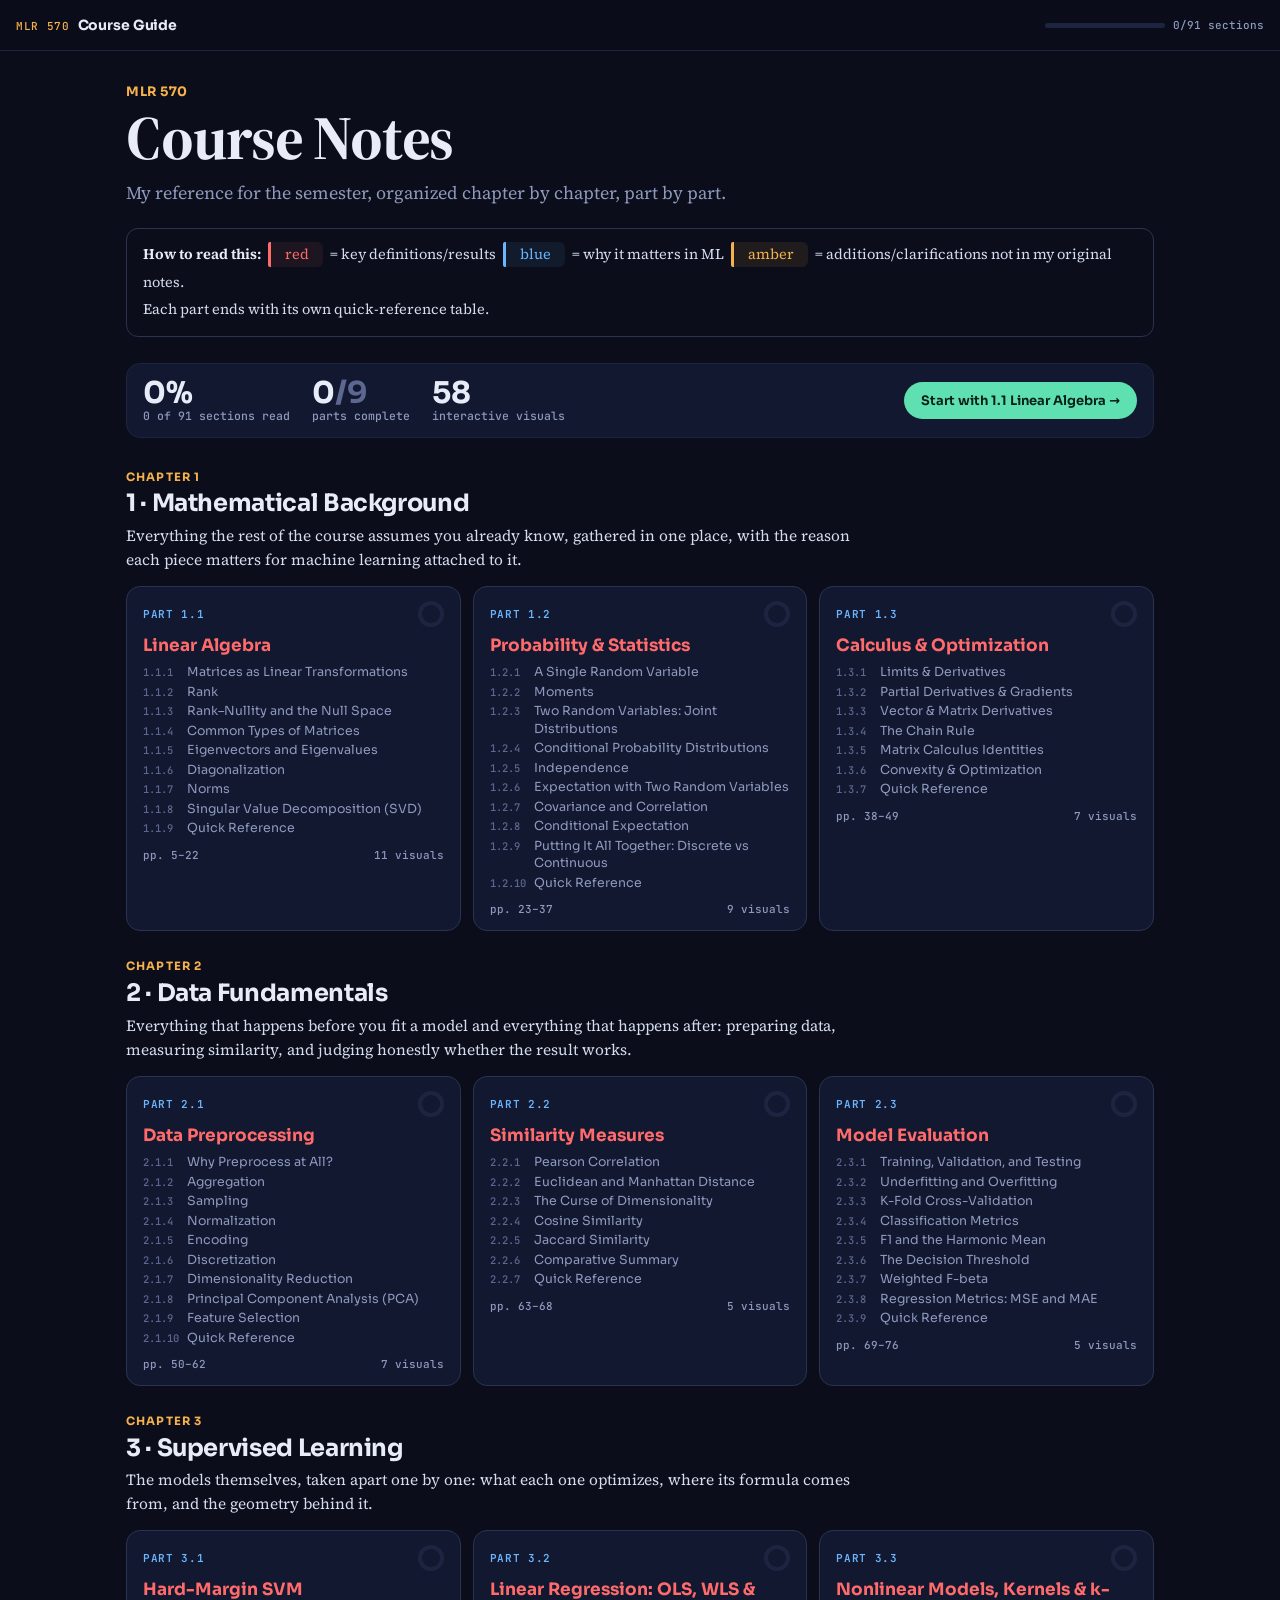
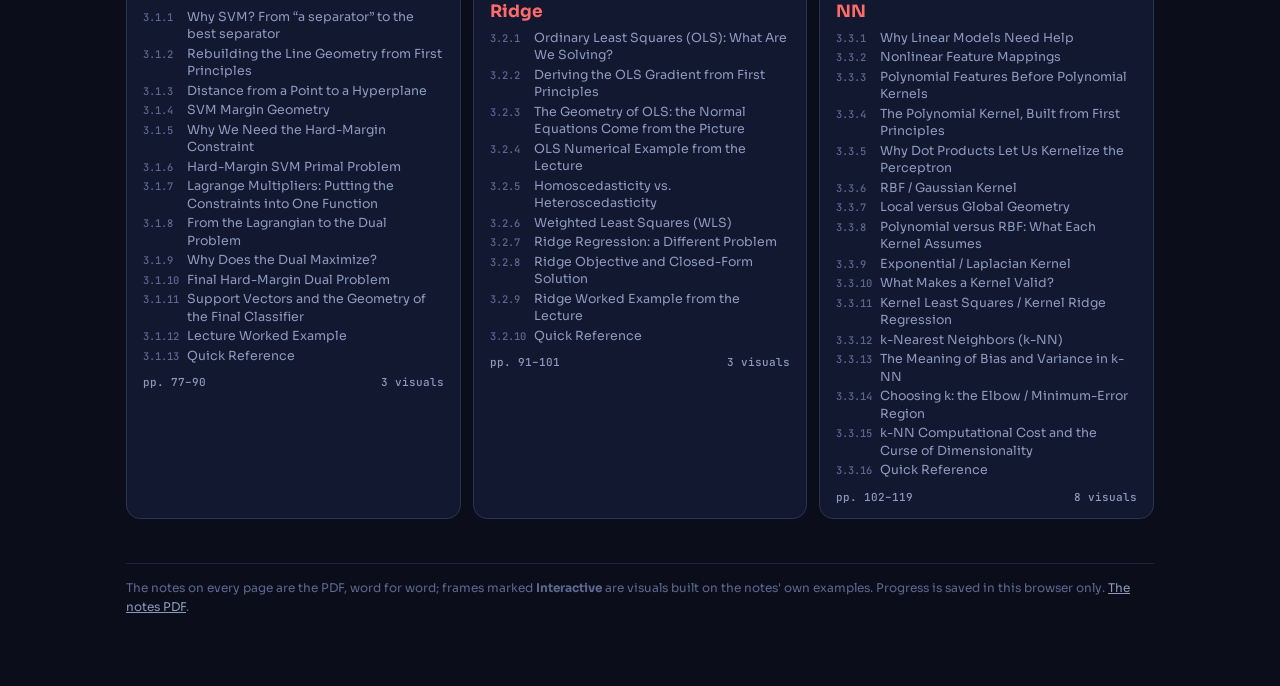
<file: index.html>
<!doctype html>
<html lang="en">
<head>
<meta charset="utf-8">
<meta name="viewport" content="width=device-width, initial-scale=1, viewport-fit=cover">
<title>MLR 570 Course Guide</title>
<meta name="description" content="MLR570 course notes, chapter by chapter, part by part, with interactive visuals.">
<meta name="theme-color" content="#0b0e1a">
<link rel="icon" href="data:image/svg+xml,%3Csvg xmlns='http://www.w3.org/2000/svg' viewBox='0 0 32 32'%3E%3Crect width='32' height='32' rx='7' fill='%230b0e1a'/%3E%3Cpath d='M7 23 L14 9 L25 13' stroke='%235fe0b0' stroke-width='3' fill='none' stroke-linecap='round'/%3E%3Cpath d='M7 23 L22 21' stroke='%23ff7a59' stroke-width='3' stroke-linecap='round'/%3E%3C/svg%3E">
<link rel="preconnect" href="https://fonts.googleapis.com">
<link rel="preconnect" href="https://fonts.gstatic.com" crossorigin>
<link href="https://fonts.googleapis.com/css2?family=Sora:wght@400;500;600;700&family=JetBrains+Mono:wght@400;500;600&family=Source+Serif+4:ital,opsz,wght@0,8..60,400;0,8..60,600;0,8..60,700;1,8..60,400&display=swap" rel="stylesheet">
<link rel="stylesheet" href="src/theme.css">
<link rel="stylesheet" href="src/site.css">
<script type="module" src="src/home.js"></script>
</head>
<body>
<header class="top"><div class="top-in"><a class="brand" href="index.html"><span>MLR 570</span><b>Course Guide</b></a>
  <span class="top-prog"><span class="bar"><i id="top-bar"></i></span><span id="top-pct"></span></span></div></header>
<main class="home">
  <section class="hero">
    <div class="k">MLR 570</div>
    <h1>Course Notes</h1>
    <p class="sub">My reference for the semester, organized chapter by chapter, part by part.</p>
    <div class="legend-box"><b>How to read this:</b> <span class="sw r">red</span> = key definitions/results <span class="sw b">blue</span> = why it matters in ML <span class="sw a">amber</span> = additions/clarifications not in my original notes.<br>Each part ends with its own quick-reference table.</div>
  </section>
  <div id="stat" class="hstat"></div>
  <div id="journey" class="journey"></div>
  <p class="foot">The notes on every page are the PDF, word for word; frames marked <b>Interactive</b> are visuals built on the notes' own examples. Progress is saved in this browser only. <a href="reference/MLR570_Course_Notes.pdf" target="_blank" rel="noopener">The notes PDF</a>.</p>
</main>
</body>
</html>
</file>
<file: src/theme.css>
/* Shared tokens. Dark theme on purpose: same family as the Survey Visual Atlas. */
:root {
  --bg: #0b0e1a;
  --bg-2: #0f1324;
  --panel: rgba(16, 21, 38, .86);
  --panel-solid: #121830;
  --line: #2a3352;
  --line-soft: #1d2440;
  --ink: #e8ecf8;
  --prose: #d6dcef;
  --muted: #8e99bd;
  --faint: #5d6890;
  /* visual colour language (shared with the Atlas) */
  --c1: #5fe0b0;        /* first column / e1 / good */
  --c2: #ff7a59;        /* second column / e2 */
  --span: #7cc4ff;      /* span, column space, positive curvature */
  --null: #ff5d73;      /* null space, collapse, negative curvature */
  --eig: #ffc857;       /* eigen directions, flat curvature */
  --free: #b28cff;      /* a free vector the reader drags */
  /* the notes' box legend (cover page): red = key definitions/results, blue = why it matters in ML, amber = additions */
  --red: #ff6b6b;
  --red-bg: rgba(255, 107, 107, .075);
  --blue: #6cb6ff;
  --blue-bg: rgba(108, 182, 255, .075);
  --amber: #f5b14c;
  --amber-bg: rgba(245, 177, 76, .085);
  --display: "Sora", "Avenir Next", system-ui, sans-serif;
  --serif: "Source Serif 4", "Iowan Old Style", Georgia, serif;
  --mono: "JetBrains Mono", ui-monospace, Menlo, monospace;
  --fig-bg: var(--bg);
  color-scheme: dark;
}
* { box-sizing: border-box; margin: 0; padding: 0; }
[hidden] { display: none !important; }
html { -webkit-text-size-adjust: 100%; scroll-padding-top: 64px; }
body { background: var(--bg); color: var(--ink); font-family: var(--display); line-height: 1.5; min-height: 100vh; }
a { color: inherit; }
button, input, select { font: inherit; color: inherit; }
:focus-visible { outline: 2px solid var(--eig); outline-offset: 2px; border-radius: 6px; }
.mono { font-family: var(--mono); }
.sr-only { position: absolute; width: 1px; height: 1px; overflow: hidden; clip: rect(0 0 0 0); white-space: nowrap; }
</file>
<file: src/site.css>
/* Course Guide: shell (top bar, journey rail, prev/next), the notes article (compact, PDF-like) and the visual frames. */

/* ---------- top bar ---------- */
.top { position: sticky; top: 0; z-index: 30; background: rgba(11, 14, 26, .9); backdrop-filter: blur(10px); border-bottom: 1px solid var(--line-soft); }
.top-in { display: flex; align-items: center; gap: 12px; max-width: 1480px; margin: 0 auto; padding: 9px max(16px, env(safe-area-inset-left, 0px)); min-height: 50px; }
.brand { display: flex; align-items: baseline; gap: 8px; text-decoration: none; white-space: nowrap; }
.brand b { font: 700 14px/1 var(--display); letter-spacing: -.01em; }
.brand span { font: 500 11px/1 var(--mono); color: var(--amber); letter-spacing: .06em; }
.crumb { font: 500 12.5px/1.2 var(--display); color: var(--muted); min-width: 0; overflow: hidden; text-overflow: ellipsis; white-space: nowrap; }
.crumb b { color: var(--ink); font-weight: 600; }
.top-prog { margin-left: auto; display: flex; align-items: center; gap: 8px; font: 500 11px var(--mono); color: var(--muted); white-space: nowrap; }
.bar { width: 120px; height: 5px; border-radius: 99px; background: var(--line-soft); overflow: hidden; }
.bar i { display: block; height: 100%; width: 0; background: linear-gradient(90deg, var(--c1), var(--span)); border-radius: 99px; transition: width .4s; }
.rail-btn { display: none; border: 1px solid var(--line); background: var(--panel-solid); border-radius: 999px; padding: 6px 12px; font: 600 12px var(--display); cursor: pointer; }
.read-prog { position: absolute; left: 0; bottom: -1px; height: 2px; width: 0; background: var(--amber); opacity: .8; }

/* ---------- layout ---------- */
.layout { max-width: 1480px; margin: 0 auto; padding: 0 max(16px, env(safe-area-inset-left, 0px)); display: grid; grid-template-columns: 268px minmax(0, 1fr); column-gap: 44px; }
.read { min-width: 0; width: 100%; padding: 22px 0 60px; max-width: 900px; }

/* ---------- journey rail ---------- */
.rail { position: sticky; top: 50px; align-self: start; max-height: calc(100vh - 50px); overflow-y: auto; padding: 22px 6px 30px 0; scrollbar-width: thin; scrollbar-color: var(--line) transparent; }
.rail h3 { font: 600 10.5px/1.3 var(--mono); letter-spacing: .12em; text-transform: uppercase; color: var(--faint); margin: 16px 0 6px; }
.rail h3:first-child { margin-top: 0; }
.rail ol { list-style: none; }
.rp { position: relative; padding-left: 22px; }
.rp::before { content: ""; position: absolute; left: 6px; top: 0; bottom: 0; width: 1.5px; background: var(--line-soft); }
.rp:first-child::before { top: 12px; }
.rp:last-child::before { bottom: calc(100% - 12px); }
.rp > a { display: flex; align-items: baseline; gap: 7px; padding: 5px 0; text-decoration: none; font: 500 13px/1.3 var(--display); color: var(--muted); }
.rp > a:hover { color: var(--ink); }
.rp .dot { position: absolute; left: 1px; top: 8px; width: 12px; height: 12px; border-radius: 50%; border: 1.5px solid var(--line); background: var(--bg); }
.rp.done .dot { border-color: var(--c1); background: var(--c1); }
.rp.partial .dot { border-color: var(--c1); background: conic-gradient(var(--c1) var(--p, 0%), var(--bg) 0); }
.rp.cur > a { color: var(--ink); font-weight: 650; }
.rp.cur .dot { border-color: var(--amber); box-shadow: 0 0 0 3px rgba(245, 177, 76, .18); }
.rp.soon > a { color: var(--faint); }
.rp .pn { font: 600 11px var(--mono); color: var(--faint); min-width: 26px; }
.rp.cur .pn { color: var(--amber); }
.secs { padding: 2px 0 8px; }
.secs a { display: flex; gap: 8px; padding: 3px 0 3px 8px; margin-left: -1px; border-left: 1.5px solid transparent; font: 400 12.5px/1.35 var(--display); color: var(--muted); text-decoration: none; }
.secs a:hover { color: var(--ink); }
.secs a .sn { font: 500 10.5px/1.6 var(--mono); color: var(--faint); min-width: 44px; white-space: nowrap; }
.secs a.on { color: var(--ink); border-left-color: var(--amber); }
.secs a.read .sn { color: var(--c1); }
.secs a.read .sn::after { content: "\2009\2713"; }
.rail-foot { margin-top: 18px; font: 400 11.5px/1.5 var(--display); color: var(--faint); }
.rail-foot a { color: var(--muted); }

@media (max-width: 1099px) {
  .layout { grid-template-columns: minmax(0, 1fr); }
  .rail { position: fixed; z-index: 40; top: 0; left: 0; bottom: 0; width: min(320px, 86vw); max-height: none; background: var(--bg-2); border-right: 1px solid var(--line); padding: 18px 16px 30px; transform: translateX(-102%); transition: transform .25s ease; }
  body.rail-open .rail { transform: none; box-shadow: 20px 0 60px rgba(0, 0, 0, .5); }
  .scrim { position: fixed; inset: 0; z-index: 35; background: rgba(5, 7, 15, .6); }
  .rail-btn { display: inline-flex; }
  .read { margin: 0 auto; }
}
@media (max-width: 560px) { .top-prog .bar { width: 56px; } .crumb { display: none; } .top-prog { gap: 6px; } #top-pct { display: none; } .brand span { display: none; } .top-in { gap: 10px; } }

/* ---------- part header ---------- */
.ch-ban { margin: 4px 0 26px; }
.ch-ban .k { font: 700 11.5px/1 var(--display); letter-spacing: .1em; text-transform: uppercase; color: var(--amber); }
.ch-ban h1 { font: 700 clamp(24px, 3.2vw, 32px)/1.15 var(--display); letter-spacing: -.02em; margin: 8px 0 10px; }
.ch-ban p { font: 400 16px/1.55 var(--serif); color: var(--prose); max-width: 760px; }
.part-h { margin-bottom: 14px; }
.part-h .k { font: 700 11.5px/1 var(--display); letter-spacing: .1em; text-transform: uppercase; color: var(--blue); }
.part-h h2 { font: 700 clamp(26px, 3.4vw, 34px)/1.15 var(--display); color: var(--red); letter-spacing: -.02em; margin: 6px 0 8px; padding-bottom: 8px; border-bottom: 1.5px solid rgba(255, 107, 107, .55); }
.part-h .meta { display: flex; flex-wrap: wrap; gap: 6px 14px; font: 500 11.5px var(--mono); color: var(--muted); }
.part-h .meta a { color: var(--muted); }

/* ---------- the notes article (compact, PDF-like) ---------- */
.nt { font: 400 15.5px/1.56 var(--serif); color: var(--prose); }
.nt > * + *, .bx-b > * + *, .nt-col > * + *, .nt li > * + * { margin-top: 9px; }
.nt p { overflow-wrap: break-word; }
.nt b { color: var(--ink); font-weight: 650; }
.nt i { font-style: italic; }
.nt a { color: var(--blue); text-decoration-thickness: 1px; text-underline-offset: 2px; }
.nt a.xref { text-decoration: none; border-bottom: 1px dotted rgba(108, 182, 255, .6); }
.nt .katex { font-size: 1.05em; color: var(--ink); }
.nt-h { display: flex; align-items: baseline; gap: 12px; font: 650 19px/1.3 var(--display); color: var(--red); letter-spacing: -.01em; margin-top: 30px !important; padding-bottom: 5px; border-bottom: 1px solid rgba(255, 107, 107, .22); scroll-margin-top: 60px; }
.nt-h .num { font-variant-numeric: tabular-nums; }
.nt-h .pg { margin-left: auto; font: 500 10.5px var(--mono); color: var(--faint); letter-spacing: .02em; white-space: nowrap; }
.nt-h4 { font: 650 15px/1.4 var(--display); color: var(--ink); margin-top: 18px !important; }
.nt-h4 .katex { font-size: 1.02em; }
.nt-eq { text-align: center; overflow-x: auto; overflow-y: hidden; padding: 1px 0; -webkit-overflow-scrolling: touch; }
.nt-eq .katex-display { margin: .35em 0; }
.nt-eq .katex { font-size: 1.07em; }
.nt ul, .nt ol { padding-left: 1.4em; display: grid; grid-template-columns: minmax(0, 1fr); gap: 4px; }
.nt li::marker { color: var(--muted); }
.nt ol > li::marker { font: 600 .9em var(--display); }
.nt-cols { display: grid; grid-template-columns: minmax(0, 1fr) minmax(0, auto); gap: 22px; align-items: center; }
.nt-cols.even { grid-template-columns: 1fr 1fr; align-items: start; }
.nt-cols.figleft { grid-template-columns: minmax(0, auto) minmax(0, 1fr); }
@media (max-width: 640px) { .nt-cols, .nt-cols.even, .nt-cols.figleft { grid-template-columns: minmax(0, 1fr); } }
.nt-src { font: 400 13px/1.55 var(--display); color: var(--muted); border-top: 1px solid var(--line-soft); padding-top: 10px; margin-top: 22px !important; }

/* boxes: the PDF's legend */
.bx { border-radius: 3px 10px 10px 3px; border-left: 3px solid var(--line); background: var(--panel-solid); }
.bx-b { padding: 8px 14px 9px; }
.bx-t { font: 650 14.5px/1.4 var(--display); }
.bx-t.inl { margin-right: 6px; }
.bx-def { border-left-color: var(--red); background: var(--red-bg); }
.bx-def .bx-t { color: var(--red); }
.bx-ml { border-left-color: var(--blue); background: var(--blue-bg); }
.bx-ml .bx-t { color: var(--blue); }
.bx-add { border-left-color: var(--amber); background: var(--amber-bg); }
.bx-add .bx-t { color: var(--amber); font-size: 13.5px; }
.bx-add .bx-b { font-size: 14.5px; }
.bx-ex { border: 1px solid var(--line); border-radius: 10px; background: rgba(255, 255, 255, .02); overflow: hidden; }
.bx-ex > .bx-hd { font: 650 13.5px/1.35 var(--display); color: var(--ink); background: rgba(255, 255, 255, .045); border-bottom: 1px solid var(--line); padding: 6px 14px; }
.bx-ex > .bx-hd .katex { font-size: 1em; }
.bx-plain { border: 1px solid var(--line); border-radius: 10px; background: transparent; }
.bx-big .bx-b { text-align: center; font-size: 17px; }
.bx-big .bx-t { font-size: 15.5px; }
.bx .nt-eq .katex-display { margin: .25em 0; }
.bx { --fig-bg: #12172c; }

/* tables (booktabs look) */
.nt-table { overflow-x: auto; }
.nt-table table { width: 100%; border-collapse: collapse; font-size: 14.5px; line-height: 1.42; border-top: 1.5px solid var(--muted); border-bottom: 1.5px solid var(--muted); }
.nt-table th { font: 650 13px/1.3 var(--display); color: var(--ink); padding: 7px 10px; border-bottom: 1px solid var(--muted); text-align: left; }
.nt-table td { padding: 6px 10px; vertical-align: top; border-top: 1px solid var(--line-soft); }
.nt-table tbody tr:first-child td { border-top: 0; }
.nt-table td:first-child b { white-space: nowrap; }
.nt-table.ruled td { border-top: 1px solid var(--line-soft); }
.nt-table.cells th, .nt-table.cells td { border: 1px solid var(--line); text-align: center; }
.nt-table.cells table { width: auto; margin: 0 auto; border: 0; }
@media (max-width: 600px) {
  .nt-table.stack table, .nt-table.stack tbody, .nt-table.stack tr, .nt-table.stack td { display: block; width: 100%; }
  .nt-table.stack table { border: 0; }
  .nt-table.stack thead { display: none; }
  .nt-table.stack tr { border-top: 1px solid var(--line); padding: 6px 0; }
  .nt-table.stack td { border: 0; padding: 2px 4px; }
  .nt-table.stack td::before { content: attr(data-label); display: block; font: 600 10.5px/1.4 var(--display); letter-spacing: .03em; color: var(--faint); }
}

/* the PDF's own figures (vector extracts) */
.pdffig { margin: 2px 0; text-align: center; }
.pdffig svg { display: inline-block; max-width: 100%; height: auto; }
.nt-cols .pdffig { margin: 0; }

/* section-end sentinels for reading progress */
.sec-end { height: 1px; }

/* ---------- prev / next ---------- */
.pnav { display: grid; grid-template-columns: 1fr 1fr; gap: 12px; margin-top: 40px; }
.pnav a { display: grid; gap: 4px; padding: 14px 16px; border: 1px solid var(--line); border-radius: 14px; text-decoration: none; background: var(--panel-solid); }
.pnav a:hover { border-color: var(--muted); }
.pnav a.next { text-align: right; }
.pnav small { font: 500 11px var(--mono); color: var(--muted); }
.pnav b { font: 650 15px/1.3 var(--display); }
.pnav .soon b { color: var(--faint); }
.donebox { margin-top: 30px; display: flex; flex-wrap: wrap; align-items: center; gap: 12px; justify-content: space-between; padding: 14px 16px; border: 1px dashed var(--line); border-radius: 14px; font: 400 13px var(--display); color: var(--muted); }
.btn { font: 650 13px var(--display); border-radius: 999px; padding: 9px 16px; border: 1px solid var(--line); background: var(--panel-solid); color: var(--ink); cursor: pointer; text-decoration: none; display: inline-flex; align-items: center; gap: 8px; }
.btn:hover { border-color: var(--muted); }
.btn.pri { background: var(--c1); color: #062018; border-color: transparent; }

/* ---------- interactive visual frame ---------- */
.viz { margin: 14px 0 !important; border: 1px solid var(--line); border-radius: 14px; background: var(--bg-2); overflow: hidden; font-family: var(--display); --fig-bg: var(--bg-2); }
.viz-h { display: flex; align-items: center; gap: 10px; padding: 8px 12px; border-bottom: 1px solid var(--line-soft); }
.viz-tag { font: 700 9.5px/1 var(--mono); letter-spacing: .12em; text-transform: uppercase; color: var(--free); border: 1px solid rgba(178, 140, 255, .45); border-radius: 99px; padding: 4px 7px; white-space: nowrap; }
.viz-h b { font: 650 13.5px/1.3 var(--display); color: var(--ink); min-width: 0; }
.viz-h b .katex { font-size: 1em; }
.viz-h .reset { margin-left: auto; font: 500 11px var(--mono); color: var(--muted); background: none; border: 1px solid var(--line); border-radius: 99px; padding: 4px 9px; cursor: pointer; white-space: nowrap; }
.viz-h .reset:hover { color: var(--ink); }
.viz-body { display: grid; grid-template-columns: minmax(0, 1fr) 270px; }
.viz-body.wide { grid-template-columns: minmax(0, 1fr); }
.viz-stage { position: relative; min-height: 300px; border-right: 1px solid var(--line-soft); }
.viz-body.wide .viz-stage { border-right: 0; }
.viz-stage canvas { position: absolute; inset: 0; width: 100%; height: 100%; display: block; touch-action: none; }
.viz-stage canvas.pan { touch-action: pan-y; }
.viz-stage .gl { position: absolute; inset: 0; }
.viz-stage .gl canvas { touch-action: none; }
.viz-stage .lbls { position: absolute; inset: 0; pointer-events: none; overflow: hidden; }
.viz-stage .lb { position: absolute; left: 0; top: 0; font: 600 12px var(--serif); font-style: italic; white-space: nowrap; text-shadow: 0 1px 4px #000, 0 0 2px #000; }
.viz-stage .lb .katex { font-size: 1.02em; }
.split { display: grid; grid-template-columns: 1fr 1fr; height: 100%; }
.split > div { position: relative; }
.split > div + div { border-left: 1px solid var(--line-soft); }
.stage-t { position: absolute; top: 8px; left: 10px; z-index: 2; font: 600 11px var(--mono); color: var(--muted); pointer-events: none; background: rgba(15, 19, 36, .7); padding: 2px 6px; border-radius: 6px; }
.stage-t .katex { font-size: 1.05em; }
.viz-side { padding: 10px 12px 12px; display: grid; grid-template-columns: minmax(0, 1fr); gap: 10px; align-content: start; font-size: 12.5px; color: var(--muted); min-width: 0; }
.viz-side .katex { color: var(--ink); }
.viz-side h5 { font: 600 10px/1.2 var(--mono); letter-spacing: .1em; text-transform: uppercase; color: var(--faint); }
.viz-side h5 .katex { text-transform: none; letter-spacing: 0; font-size: 1.15em; }
.ro { display: grid; grid-template-columns: minmax(0, 1fr); gap: 4px; min-width: 0; }
.ro .katex-display { margin: 2px 0; text-align: left; }
.ro .katex-display > .katex { text-align: left; }
.ro .eqx { overflow-x: auto; overflow-y: hidden; }
.ro .line { color: var(--prose); font: 400 13px/1.45 var(--display); }
.ro .flag { font: 600 12px var(--display); }
.ro .flag.ok { color: var(--c1); }
.ro .flag.bad { color: var(--null); }
.ro .flag.eig { color: var(--eig); }
.seg { display: flex; flex-wrap: wrap; gap: 4px; }
.seg button { font: 500 11.5px/1.2 var(--display); color: var(--muted); background: rgba(255, 255, 255, .035); border: 1px solid var(--line-soft); padding: 5px 8px; border-radius: 8px; cursor: pointer; }
.seg button:hover { color: var(--ink); border-color: var(--line); }
.seg button[aria-pressed="true"] { background: var(--ink); color: var(--bg); border-color: var(--ink); }
.seg button .katex { font-size: 1em; color: inherit; }
.sl { display: grid; grid-template-columns: auto minmax(0, 1fr) 46px; gap: 8px; align-items: center; font: 500 11.5px var(--mono); color: var(--muted); }
.sl .katex { font-size: 1.05em; color: var(--ink); }
.sl output { color: var(--ink); text-align: right; font-variant-numeric: tabular-nums; }
.sl input[type=range] { width: 100%; min-width: 0; accent-color: var(--eig); }
.acts { display: flex; flex-wrap: wrap; gap: 6px; }
.acts button { font: 600 12px var(--display); border: 1px solid var(--line); background: var(--panel-solid); border-radius: 99px; padding: 6px 12px; cursor: pointer; color: var(--ink); }
.acts button.pri { background: var(--eig); color: #251a00; border-color: transparent; }
.acts button:hover { filter: brightness(1.1); }
.viz figcaption { font: 400 12px/1.45 var(--display); color: var(--muted); padding: 7px 12px 8px; border-top: 1px solid var(--line-soft); }
.legend { display: flex; flex-wrap: wrap; gap: 4px 12px; font: 400 11.5px var(--display); color: var(--muted); }
.legend i { display: inline-block; width: 12px; height: 3px; border-radius: 2px; margin-right: 5px; vertical-align: middle; }
.mtab { border-collapse: collapse; font: 500 11.5px var(--mono); color: var(--ink); margin: 0 auto; }
.mtab td { width: 44px; height: 30px; text-align: center; border: 1px solid rgba(255, 255, 255, .06); font-variant-numeric: tabular-nums; }
.mtabs { display: grid; grid-template-columns: repeat(2, minmax(0, 1fr)); gap: 10px 14px; padding: 12px; }
.mtabs .mt { display: grid; gap: 6px; justify-items: center; min-width: 0; }
.mtabs .mt > div { font: 500 12px var(--display); color: var(--muted); text-align: center; }
.mtabs .mt > div .katex { color: var(--ink); }
.mtabs .scroller { max-width: 100%; overflow-x: auto; }
@media (max-width: 760px) {
  .viz-body { grid-template-columns: minmax(0, 1fr); }
  .viz-stage { border-right: 0; border-bottom: 1px solid var(--line-soft); }
  .split { grid-template-columns: 1fr; }
  .split > div + div { border-left: 0; border-top: 1px solid var(--line-soft); }
  .mtabs { grid-template-columns: minmax(0, 1fr); }
  .mtab td { width: 38px; height: 26px; font-size: 11px; }
}

/* ---------- home ---------- */
.home { max-width: 1060px; margin: 0 auto; padding: 34px max(16px, env(safe-area-inset-left, 0px)) 70px; }
.hero .k { font: 700 13px/1 var(--display); color: var(--amber); letter-spacing: .04em; }
.hero h1 { font: 700 clamp(38px, 6vw, 62px)/1.02 var(--serif); letter-spacing: -.02em; margin: 8px 0 10px; }
.hero p.sub { font: 400 18px/1.5 var(--serif); color: var(--muted); }
.legend-box { margin-top: 22px; border: 1px solid var(--line); border-radius: 12px; padding: 12px 16px; font: 400 14.5px/1.9 var(--serif); color: var(--prose); }
.legend-box b { font-weight: 650; color: var(--ink); }
.legend-box .sw { display: inline-block; padding: 0 14px; margin: 0 4px; border-left: 3px solid; border-radius: 2px 6px 6px 2px; line-height: 1.7; }
.legend-box .sw.r { border-color: var(--red); background: var(--red-bg); color: var(--red); }
.legend-box .sw.b { border-color: var(--blue); background: var(--blue-bg); color: var(--blue); }
.legend-box .sw.a { border-color: var(--amber); background: var(--amber-bg); color: var(--amber); }
.hstat { display: flex; flex-wrap: wrap; align-items: center; gap: 14px 22px; margin-top: 26px; padding: 14px 16px; border-radius: 14px; background: var(--panel-solid); border: 1px solid var(--line-soft); }
.hstat .big { font: 700 30px/1 var(--display); }
.hstat .lab { font: 500 11.5px var(--mono); color: var(--muted); }
.hstat .bar { width: 180px; height: 7px; }
.hstat .btn { margin-left: auto; }
.journey { margin-top: 34px; display: grid; gap: 30px; }
.chap .ck { font: 700 11.5px/1 var(--display); letter-spacing: .1em; text-transform: uppercase; color: var(--amber); }
.chap h2 { font: 700 24px/1.2 var(--display); letter-spacing: -.015em; margin: 6px 0 6px; }
.chap > p { font: 400 15.5px/1.55 var(--serif); color: var(--prose); max-width: 760px; }
.pcards { display: grid; grid-template-columns: repeat(3, minmax(0, 1fr)); gap: 12px; margin-top: 14px; }
@media (max-width: 860px) { .pcards { grid-template-columns: minmax(0, 1fr); } }
.pcard { position: relative; display: grid; gap: 8px; align-content: start; padding: 14px 16px 14px; border: 1px solid var(--line); border-radius: 14px; background: var(--panel-solid); text-decoration: none; min-width: 0; }
.pcard:hover { border-color: var(--muted); }
.pcard.soon { opacity: .62; border-style: dashed; background: transparent; }
.pcard .pk { display: flex; justify-content: space-between; align-items: center; font: 600 11px var(--mono); color: var(--blue); letter-spacing: .06em; }
.pcard h3 { font: 700 17px/1.25 var(--display); color: var(--red); }
.pcard ul { list-style: none; display: grid; gap: 2px; font: 400 12.5px/1.4 var(--display); color: var(--muted); }
.pcard ul li { display: flex; gap: 8px; }
.pcard ul li span { font: 500 10.5px/1.6 var(--mono); color: var(--faint); min-width: 36px; }
.pcard ul li.read span { color: var(--c1); }
.pcard .pm { display: flex; justify-content: space-between; gap: 8px; align-items: center; font: 500 11px var(--mono); color: var(--muted); margin-top: 2px; }
.pcard .bar { width: 100%; height: 4px; }
.ring { --p: 0; width: 26px; height: 26px; border-radius: 50%; background: conic-gradient(var(--c1) calc(var(--p) * 1%), var(--line-soft) 0); display: grid; place-items: center; }
.ring::after { content: ""; width: 18px; height: 18px; border-radius: 50%; background: var(--panel-solid); }
.foot { margin-top: 44px; font: 400 12px/1.6 var(--display); color: var(--faint); border-top: 1px solid var(--line-soft); padding-top: 14px; }
.foot a { color: var(--muted); }

/* KaTeX's hidden MathML layer is position:absolute; keep it inside its formula so it never widens a phone layout */
.katex, .nt-eq, .eqx { position: relative; }

.bx-model { border-color: rgba(47,183,166,.55); }
.bx-model > .bx-hd { background: rgba(47,183,166,.22); color: #c9f3ec; border-bottom-color: rgba(47,183,166,.45); }

@media (max-width: 560px) { .nt-eq .katex { font-size: .98em; } }

/* header-less tables (aligned lists in the PDF): no rules, centred */
.nt-table.bare table { width: auto; margin: 0 auto; border: 0; }
.nt-table.bare td { border: 0; padding: 2px 12px; }

.nt-cap { text-align: center; font-size: 13.5px; line-height: 1.45; color: var(--muted); max-width: 780px; margin-left: auto; margin-right: auto; }
.nt-cap b { color: var(--prose); }
</file>
